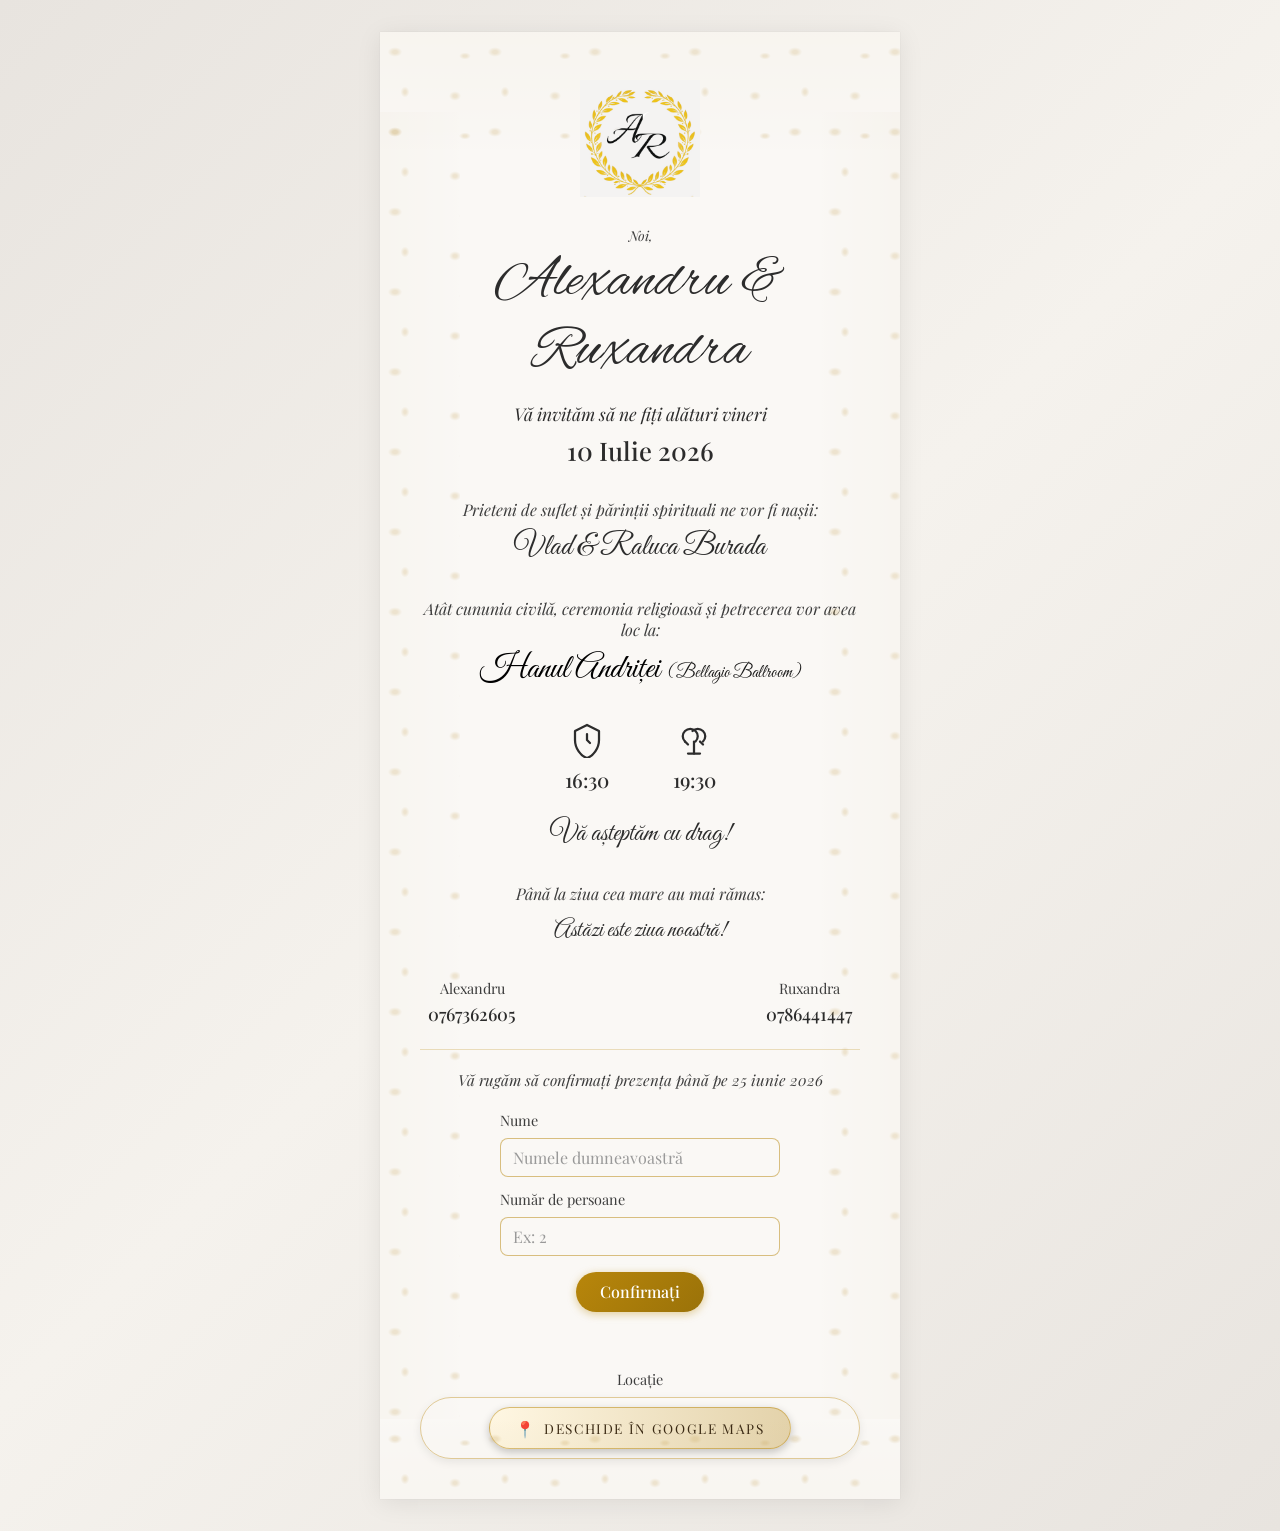
<file: index.html>
<!DOCTYPE html>
<html lang="ro">
<head>
    <meta charset="UTF-8">
    <meta name="viewport" content="width=device-width, initial-scale=1.0">
    <title>Alexandru & Ruxandra - Invitație la Nuntă</title>
    <link rel="preconnect" href="https://fonts.googleapis.com">
    <link rel="preconnect" href="https://fonts.gstatic.com" crossorigin>
    <link href="https://fonts.googleapis.com/css2?family=Great+Vibes&family=Cormorant+Garamond:ital,wght@0,400;0,500;0,600;1,400&family=Playfair+Display:wght@400;500&display=swap" rel="stylesheet">
    <link rel="stylesheet" href="invitatie-nunta.css">
    <link rel="preconnect" href="https://fonts.googleapis.com">
<link rel="preconnect" href="https://fonts.gstatic.com" crossorigin>
<link href="https://fonts.googleapis.com/css2?family=Allura&family=Alex+Brush&family=Pinyon+Script&family=Parisienne&family=Tangerine:wght@400;700&display=swap" rel="stylesheet">
</head>
<body>
    <!-- Loading overlay for RSVP -->
    <div id="loadingOverlay" class="loading-overlay" aria-hidden="true">
        <div class="loading-spinner"></div>
    </div>

    <div class="invitation">
        <!-- Decorative vine pattern -->
        <div class="vine-pattern vine-top"></div>
        <div class="vine-pattern vine-left"></div>
        <div class="vine-pattern vine-right"></div>
        <div class="vine-pattern vine-bottom"></div>

        <!-- Monogram -->
        <div class="monogram">
            <img
                src="./s.png"
                alt="Monograma Alexandru &amp; Ruxandra"
                class="monogram-logo"
            />
        </div>

        <!-- Opening -->
        <p class="opening">Noi,</p>

        <!-- Main couple names -->
        <h1 class="couple-names">Alexandru & Ruxandra</h1>

        <!-- Invitation phrase -->
        <p class="invitation-phrase">Vă invităm să ne fiți alături vineri</p>
        <p class="date">10 Iulie 2026</p>

        <!-- Godparents -->
        <p class="godparents-intro">Prieteni de suflet și părinții spirituali ne vor fi nașii:</p>
        <p class="godparents-names">Vlad & Raluca Burada</p>

        <!-- Venue -->
        <p class="venue-intro">Atât cununia civilă, ceremonia religioasă și petrecerea vor avea loc la:</p>
        <p class="venue-name">
            <a href="https://www.google.com/maps/search/?api=1&query=44.316214699999996,23.8658115" target="_blank" rel="noopener">
                Hanul Andriței <span class="venue-room">(Bellagio Ballroom)</span>
            </a>
        </p>

        <!-- Event times -->
        <div class="event-times">
            <div class="event-item">
                <svg class="event-icon" viewBox="0 0 24 24" fill="none" stroke="currentColor" stroke-width="1.5" stroke-linecap="round" stroke-linejoin="round">
                    <path d="M12 2L4 6v6c0 5.55 3.84 10.74 8 12 4.16-1.26 8-6.45 8-12V6l-8-4z"/>
                    <path d="M12 8v4l2 2"/>
                </svg>
                <span class="event-time">16:30</span>
            </div>
            <div class="event-item">
                <svg class="event-icon" viewBox="0 0 24 24" fill="none" stroke="currentColor" stroke-width="1.5" stroke-linecap="round" stroke-linejoin="round">
                    <path d="M8 21h8"/>
                    <path d="M12 21v-8"/>
                    <path d="M6 13c-2-2-2-5 0-7 2-2 5-2 7 0 2 2 2 5 0 7"/>
                    <path d="M18 13c2-2 2-5 0-7-2-2-5-2-7 0"/>
                    <path d="M6 13l2 2"/>
                    <path d="M16 13l2 2"/>
                </svg>
                <span class="event-time">19:30</span>
            </div>
        </div>

        <p class="closing">Vă așteptăm cu drag!</p>

        <!-- Countdown -->
        <section class="countdown-section">
            <p class="countdown-title">Până la ziua cea mare au mai rămas:</p>
            <div class="countdown-timer" id="countdown">
                <div class="countdown-part">
                    <span class="countdown-number" id="days">0</span>
                    <span class="countdown-label">zile</span>
                </div>
                <div class="countdown-part">
                    <span class="countdown-number" id="hours">0</span>
                    <span class="countdown-label">ore</span>
                </div>
                <div class="countdown-part">
                    <span class="countdown-number" id="minutes">0</span>
                    <span class="countdown-label">minute</span>
                </div>
                <div class="countdown-part">
                    <span class="countdown-number" id="seconds">0</span>
                    <span class="countdown-label">secunde</span>
                </div>
            </div>
        </section>

        <!-- Contact -->
        <div class="contact">
            <div class="contact-left">
                <span class="contact-name">Alexandru</span>
                <a href="tel:0767362605" class="contact-phone">0767362605</a>
            </div>
            <div class="contact-right">
                <span class="contact-name">Ruxandra</span>
                <a href="tel:0786441447" class="contact-phone">0786441447</a>
            </div>
        </div>

        <!-- Confirmation (RSVP) -->
        <section class="confirmation-section">
            <p class="confirmation-intro">Vă rugăm să confirmați prezența până pe 25 iunie 2026</p>
            <div class="confirmation-form">
                <label class="confirmation-label" for="rsvp-name">Nume</label>
                <input id="rsvp-name" class="confirmation-input" type="text" placeholder="Numele dumneavoastră" />
                <label class="confirmation-label" for="rsvp-number">Număr de persoane</label>
                <input id="rsvp-number" class="confirmation-input" type="number" min="1" max="20" placeholder="Ex: 2" />
                <button type="button" class="confirmation-button" onclick="submitRSVP()">Confirmați</button>
            </div>
            <p id="rsvp-status" class="confirmation-status"></p>
        </section>

        <!-- Google Map -->
        <section class="map-section">
            <p class="map-title">Locație</p>
            <div class="map-wrapper">
                <a class="map-link-button" href="https://www.google.com/maps/search/?api=1&query=44.316214699999996,23.8658115" target="_blank" rel="noopener">
                    <span class="map-icon">📍</span>
                    <span class="map-text">Deschide în Google Maps</span>
                </a>
            </div>
        </section>
    </div>

    <script>
        (function () {
            // 10 July 2026, 16:30 local time
            var eventDate = new Date(2026, 6, 10, 16, 30, 0).getTime();

            function updateCountdown() {
                var now = new Date().getTime();
                var distance = eventDate - now;

                if (distance <= 0) {
                    document.getElementById('countdown').innerHTML = '<span class="countdown-finished">Astăzi este ziua noastră!</span>';
                    return;
                }

                var days = Math.floor(distance / (1000 * 60 * 60 * 24));
                var hours = Math.floor((distance % (1000 * 60 * 60 * 24)) / (1000 * 60 * 60));
                var minutes = Math.floor((distance % (1000 * 60 * 60)) / (1000 * 60));
                var seconds = Math.floor((distance % (1000 * 60)) / 1000);

                document.getElementById('days').textContent = days;
                document.getElementById('hours').textContent = hours;
                document.getElementById('minutes').textContent = minutes;
                document.getElementById('seconds').textContent = seconds;
            }

            updateCountdown();
            setInterval(updateCountdown, 1000);
        })();

        // ----- RSVP: Google Apps Script URLs (replace with your own when ready) -----
        var APPS_SCRIPT_URL_GET = "https://script.google.com/macros/s/AKfycbxBndQk8exCBMT4n-CzjFxAOu-g3ZmTCb4D6Yw1e1roGt2sXr19pbkMNdyYmna6EKCp/exec";
        var APPS_SCRIPT_URL_SUBMIT = "https://script.google.com/macros/s/AKfycbyX5Ddkw3mBBXmRHm1zFd0LXJ0FIyJKxPe1wq4ix2cN2b4zo-CbMyeppdClg7KCnTQn/exec";

        var rsvpStatusEl = document.getElementById('rsvp-status');
        var rsvpNameInput = document.getElementById('rsvp-name');
        var rsvpNumberInput = document.getElementById('rsvp-number');
        var loadingOverlay = document.getElementById('loadingOverlay');
        var userIp = "";

        function showLoading() {
            if (loadingOverlay) loadingOverlay.style.display = 'flex';
        }
        function hideLoading() {
            if (loadingOverlay) loadingOverlay.style.display = 'none';
        }

        showLoading();
        fetch("https://api.ipify.org?format=json")
            .then(function(res) { return res.json(); })
            .then(function(data) {
                userIp = data.ip || "";
                if (userIp) checkExistingRSVP(userIp);
                else hideLoading();
            })
            .catch(function() { hideLoading(); });

        function checkExistingRSVP(ip) {
            var stored = localStorage.getItem('rsvp_ip');
            if (stored) ip = stored;
            var url = APPS_SCRIPT_URL_GET + "?ip=" + encodeURIComponent(ip);
            fetch(url)
                .then(function(res) { return res.json(); })
                .then(function(data) {
                    if (data.success && data.rows && data.rows.length > 0) {
                        var row = data.rows[0];
                        if (rsvpNameInput) rsvpNameInput.value = row.name || "";
                        if (rsvpNumberInput) rsvpNumberInput.value = row.number || "";
                    }
                })
                .catch(function() {})
                .finally(hideLoading);
        }

        function submitRSVP() {
            var nameVal = (rsvpNameInput && rsvpNameInput.value) ? rsvpNameInput.value.trim() : "";
            var numberVal = (rsvpNumberInput && rsvpNumberInput.value) ? String(rsvpNumberInput.value).trim() : "";

            if (!nameVal) {
                if (rsvpStatusEl) rsvpStatusEl.textContent = "Vă rugăm să completați numele pentru confirmare.";
                return;
            }
            if (!numberVal) {
                if (rsvpStatusEl) rsvpStatusEl.textContent = "Vă rugăm să completați numărul de persoane.";
                return;
            }
            if (!userIp) {
                if (rsvpStatusEl) rsvpStatusEl.textContent = "Nu am putut detecta adresa. Reîncercați.";
                return;
            }

            var url = APPS_SCRIPT_URL_SUBMIT + "?ip=" + encodeURIComponent(userIp) + "&name=" + encodeURIComponent(nameVal) + "&number=" + encodeURIComponent(numberVal);
            if (rsvpStatusEl) rsvpStatusEl.textContent = "";
            showLoading();
            fetch(url)
                .then(function(res) { return res.json(); })
                .then(function(data) {
                    if (data.success) {
                        localStorage.setItem('rsvp_ip', userIp);
                        var plural = numberVal === "1" ? "ă" : "e";
                        if (rsvpStatusEl) rsvpStatusEl.textContent = "Mulțumim, " + nameVal + "! Confirmare înregistrată cu " + numberVal + " persoan" + plural + ".";
                    } else {
                        if (rsvpStatusEl) rsvpStatusEl.textContent = "Eroare: " + (data.error || "nu s-a putut salva.");
                    }
                })
                .catch(function(err) {
                    if (rsvpStatusEl) rsvpStatusEl.textContent = "A apărut o eroare la trimitere: " + (err.message || "reîncercați.");
                })
                .finally(hideLoading);
        }
    </script>
</body>
</html>
</file>
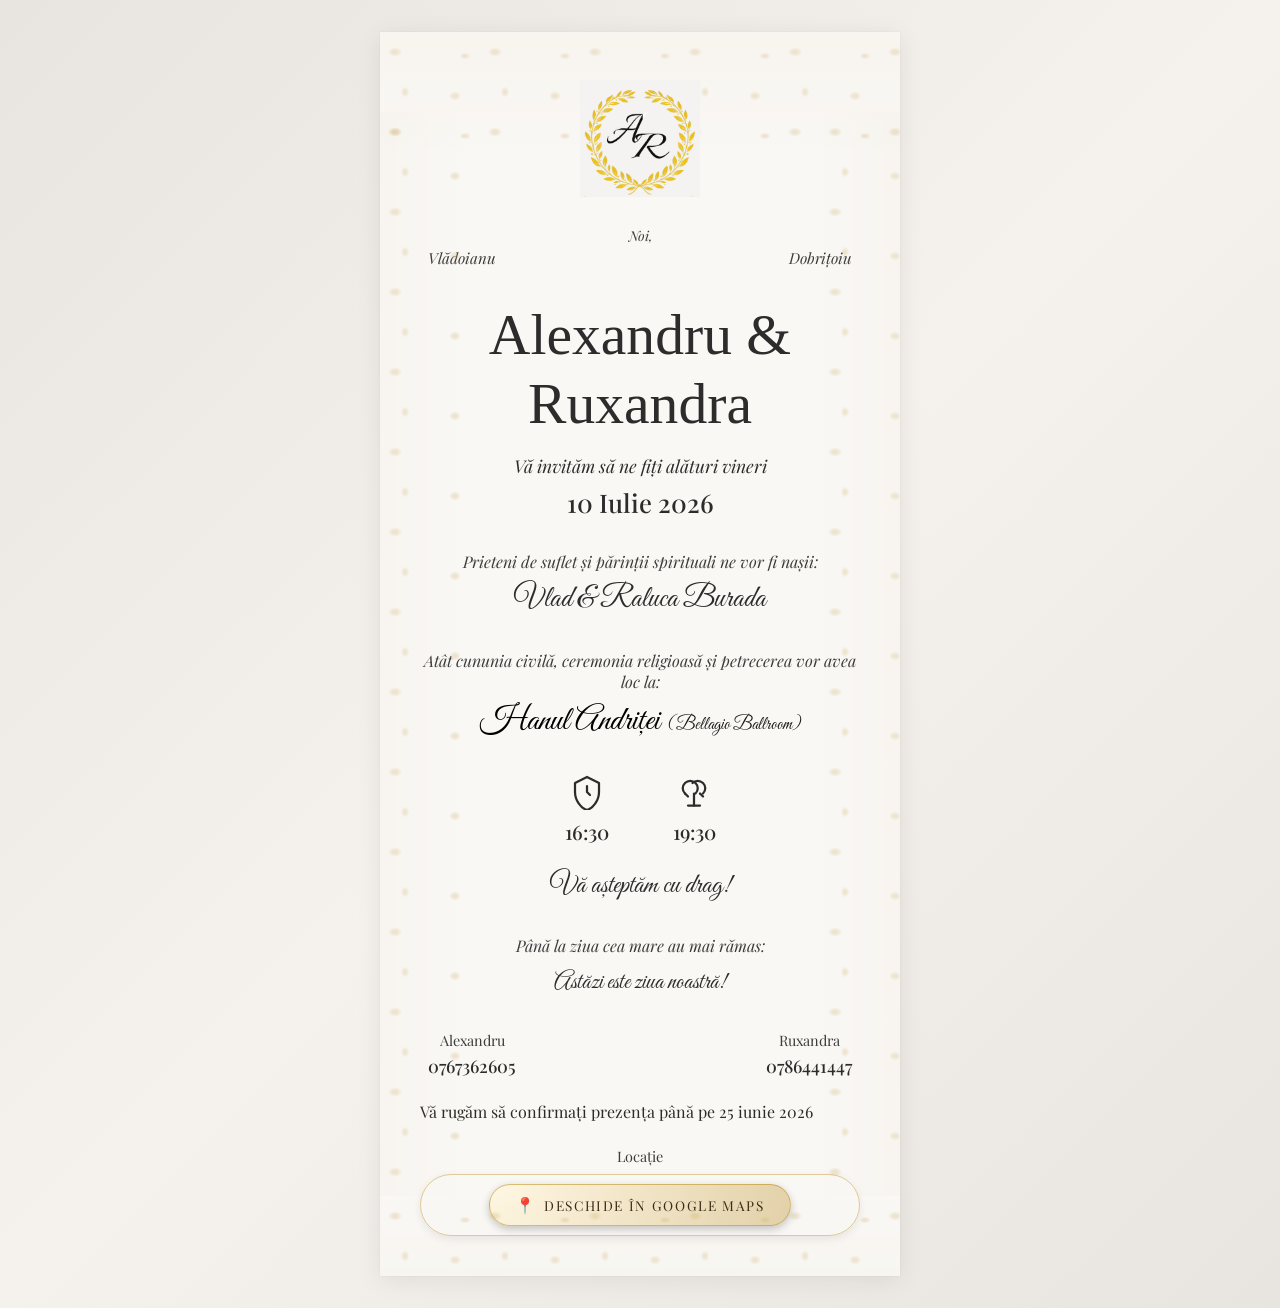
<file: invitatie-nunta.html>
<!DOCTYPE html>
<html lang="ro">
<head>
    <meta charset="UTF-8">
    <meta name="viewport" content="width=device-width, initial-scale=1.0">
    <title>Alexandru & Ruxandra - Invitație la Nuntă</title>
    <link rel="preconnect" href="https://fonts.googleapis.com">
    <link rel="preconnect" href="https://fonts.gstatic.com" crossorigin>
    <link href="https://fonts.googleapis.com/css2?family=Great+Vibes&family=Cormorant+Garamond:ital,wght@0,400;0,500;0,600;1,400&family=Playfair+Display:wght@400;500&display=swap" rel="stylesheet">
    <link rel="stylesheet" href="invitatie-nunta.css">
</head>
<body>
    <div class="invitation">
        <!-- Decorative vine pattern -->
        <div class="vine-pattern vine-top"></div>
        <div class="vine-pattern vine-left"></div>
        <div class="vine-pattern vine-right"></div>
        <div class="vine-pattern vine-bottom"></div>

        <!-- Monogram -->
        <div class="monogram">
            <img
                src="./s.png"
                alt="Monograma Alexandru &amp; Ruxandra"
                class="monogram-logo"
            />
        </div>

        <!-- Opening -->
        <p class="opening">Noi,</p>
        <div class="family-names">
            <span class="family-left">Vlădoianu</span>
            <span class="family-right">Dobrițoiu</span>
        </div>

        <!-- Main couple names -->
        <h1 class="couple-names">Alexandru & Ruxandra</h1>

        <!-- Invitation phrase -->
        <p class="invitation-phrase">Vă invităm să ne fiți alături vineri</p>
        <p class="date">10 Iulie 2026</p>

        <!-- Godparents -->
        <p class="godparents-intro">Prieteni de suflet și părinții spirituali ne vor fi nașii:</p>
        <p class="godparents-names">Vlad & Raluca Burada</p>

        <!-- Venue -->
        <p class="venue-intro">Atât cununia civilă, ceremonia religioasă și petrecerea vor avea loc la:</p>
        <p class="venue-name">
            <a href="https://www.google.com/maps/search/?api=1&query=44.316214699999996,23.8658115" target="_blank" rel="noopener">
                Hanul Andriței <span class="venue-room">(Bellagio Ballroom)</span>
            </a>
        </p>

        <!-- Event times -->
        <div class="event-times">
            <div class="event-item">
                <svg class="event-icon" viewBox="0 0 24 24" fill="none" stroke="currentColor" stroke-width="1.5" stroke-linecap="round" stroke-linejoin="round">
                    <path d="M12 2L4 6v6c0 5.55 3.84 10.74 8 12 4.16-1.26 8-6.45 8-12V6l-8-4z"/>
                    <path d="M12 8v4l2 2"/>
                </svg>
                <span class="event-time">16:30</span>
            </div>
            <div class="event-item">
                <svg class="event-icon" viewBox="0 0 24 24" fill="none" stroke="currentColor" stroke-width="1.5" stroke-linecap="round" stroke-linejoin="round">
                    <path d="M8 21h8"/>
                    <path d="M12 21v-8"/>
                    <path d="M6 13c-2-2-2-5 0-7 2-2 5-2 7 0 2 2 2 5 0 7"/>
                    <path d="M18 13c2-2 2-5 0-7-2-2-5-2-7 0"/>
                    <path d="M6 13l2 2"/>
                    <path d="M16 13l2 2"/>
                </svg>
                <span class="event-time">19:30</span>
            </div>
        </div>

        <p class="closing">Vă așteptăm cu drag!</p>

        <!-- Countdown -->
        <section class="countdown-section">
            <p class="countdown-title">Până la ziua cea mare au mai rămas:</p>
            <div class="countdown-timer" id="countdown">
                <div class="countdown-part">
                    <span class="countdown-number" id="days">0</span>
                    <span class="countdown-label">zile</span>
                </div>
                <div class="countdown-part">
                    <span class="countdown-number" id="hours">0</span>
                    <span class="countdown-label">ore</span>
                </div>
                <div class="countdown-part">
                    <span class="countdown-number" id="minutes">0</span>
                    <span class="countdown-label">minute</span>
                </div>
                <div class="countdown-part">
                    <span class="countdown-number" id="seconds">0</span>
                    <span class="countdown-label">secunde</span>
                </div>
            </div>
        </section>

        <!-- Contact -->
        <div class="contact">
            <div class="contact-left">
                <span class="contact-name">Alexandru</span>
                <a href="tel:0767362605" class="contact-phone">0767362605</a>
            </div>
            <div class="contact-right">
                <span class="contact-name">Ruxandra</span>
                <a href="tel:0786441447" class="contact-phone">0786441447</a>
            </div>
        </div>

        <p class="rsvp">Vă rugăm să confirmați prezența până pe 25 iunie 2026</p>

        <!-- Google Map -->
        <section class="map-section">
            <p class="map-title">Locație</p>
            <div class="map-wrapper">
                <a class="map-link-button" href="https://www.google.com/maps/search/?api=1&query=44.316214699999996,23.8658115" target="_blank" rel="noopener">
                    <span class="map-icon">📍</span>
                    <span class="map-text">Deschide în Google Maps</span>
                </a>
            </div>
        </section>
    </div>

    <script>
        (function () {
            // 10 July 2026, 16:30 local time
            var eventDate = new Date(2026, 6, 10, 16, 30, 0).getTime();

            function updateCountdown() {
                var now = new Date().getTime();
                var distance = eventDate - now;

                if (distance <= 0) {
                    document.getElementById('countdown').innerHTML = '<span class="countdown-finished">Astăzi este ziua noastră!</span>';
                    return;
                }

                var days = Math.floor(distance / (1000 * 60 * 60 * 24));
                var hours = Math.floor((distance % (1000 * 60 * 60 * 24)) / (1000 * 60 * 60));
                var minutes = Math.floor((distance % (1000 * 60 * 60)) / (1000 * 60));
                var seconds = Math.floor((distance % (1000 * 60)) / 1000);

                document.getElementById('days').textContent = days;
                document.getElementById('hours').textContent = hours;
                document.getElementById('minutes').textContent = minutes;
                document.getElementById('seconds').textContent = seconds;
            }

            updateCountdown();
            setInterval(updateCountdown, 1000);
        })();
    </script>
</body>
</html>
</file>
<file: invitatie-nunta.css>
* {
    margin: 0;
    padding: 0;
    box-sizing: border-box;
}

body {
    min-height: 100vh;
    display: flex;
    justify-content: center;
    align-items: center;
    background: linear-gradient(135deg, #e8e4df 0%, #f5f2ed 50%, #e8e4df 100%);
    font-family: 'Playfair Display', 'Cormorant Garamond', 'Georgia', serif;
    color: #2c2c2c;
    padding: 2rem;
}

.invitation {
    position: relative;
    max-width: 520px;
    width: 100%;
    background: #faf8f5;
    padding: 3rem 2.5rem 2.5rem;
    box-shadow: 0 4px 24px rgba(0, 0, 0, 0.08), 0 0 1px rgba(0, 0, 0, 0.1);
    overflow: hidden;
}

/* Vine decorative pattern */
.vine-pattern {
    position: absolute;
    opacity: 0.25;
    pointer-events: none;
}

.vine-pattern::before {
    content: '';
    display: block;
    width: 100%;
    height: 100%;
    background-image: 
        radial-gradient(ellipse 12px 8px at 15% 25%, #c9a962 20%, transparent 60%),
        radial-gradient(ellipse 10px 6px at 85% 30%, #c9a962 18%, transparent 58%),
        radial-gradient(ellipse 8px 10px at 25% 75%, #c9a962 15%, transparent 55%),
        radial-gradient(ellipse 10px 8px at 75% 80%, #c9a962 18%, transparent 60%);
    background-size: 100px 80px;
    background-repeat: repeat;
}

.vine-top {
    top: 0;
    left: 0;
    right: 0;
    height: 120px;
    background: linear-gradient(to bottom, rgba(201, 169, 98, 0.15) 0%, transparent 100%);
}

.vine-left {
    top: 80px;
    left: 0;
    width: 80px;
    bottom: 80px;
    background: linear-gradient(to right, rgba(201, 169, 98, 0.12) 0%, transparent 100%);
}

.vine-right {
    top: 80px;
    right: 0;
    width: 80px;
    bottom: 80px;
    background: linear-gradient(to left, rgba(201, 169, 98, 0.12) 0%, transparent 100%);
}

.vine-bottom {
    bottom: 0;
    left: 0;
    right: 0;
    height: 80px;
    background: linear-gradient(to top, rgba(201, 169, 98, 0.1) 0%, transparent 100%);
}

/* Monogram */
.monogram {
    position: relative;
    display: flex;
    justify-content: center;
    align-items: center;
    margin-bottom: 1.8rem;
}

.monogram-logo {
    width: 120px;
    height: auto;
    display: block;
}

/* Opening */
.opening {
    text-align: center;
    font-size: 0.85rem;
    font-style: italic;
    margin-bottom: 0.25rem;
    color: #3d3d3d;
}

.family-names {
    display: flex;
    justify-content: space-between;
    margin-bottom: 2rem;
    padding: 0 0.5rem;
}

.family-left {
    font-size: 0.95rem;
    font-style: italic;
    color: #3d3d3d;
}

.family-right {
    font-size: 0.95rem;
    font-style: italic;
    color: #3d3d3d;
}

/* Couple names */
.couple-names {
    font-family: 'Alex Brush', cursive;
    font-size: 3.6rem;
    font-weight: 400;
    text-align: center;
    margin-bottom: 1rem;
    color: #2c2c2c;
    line-height: 1.2;
}

/* Invitation phrase */
.invitation-phrase {
    font-family: 'Playfair Display', 'Cormorant Garamond', serif;
    font-style: italic;
    font-size: 1.1rem;
    text-align: center;
    margin-bottom: 0.5rem;
    color: #2c2c2c;
}

.date {
    text-align: center;
    font-size: 1.6rem;
    font-weight: 500;
    margin-bottom: 2rem;
    color: #2c2c2c;
}

/* Godparents */
.godparents-intro {
    font-family: 'Playfair Display', 'Cormorant Garamond', serif;
    font-style: italic;
    font-size: 1rem;
    text-align: center;
    margin-bottom: 0.5rem;
    color: #3d3d3d;
}

.godparents-names {
    font-family: 'Great Vibes', cursive;
    font-size: 1.9rem;
    text-align: center;
    margin-bottom: 2rem;
    color: #2c2c2c;
}

/* Venue */
.venue-intro {
    font-family: 'Playfair Display', 'Cormorant Garamond', serif;
    font-style: italic;
    font-size: 1rem;
    text-align: center;
    margin-bottom: 0.5rem;
    color: #3d3d3d;
}

.venue-name {
    font-family: 'Great Vibes', cursive;
    font-size: 2.1rem;
    text-align: center;
    margin-bottom: 2rem;
    color: #2c2c2c;
}

.venue-name a {
    color: #000000;
    text-decoration: none;
}

.venue-room {
    font-size: 1.1rem;
    opacity: 0.9;
}

/* Event times */
.event-times {
    display: flex;
    justify-content: center;
    gap: 4rem;
    margin-bottom: 1.5rem;
}

.event-item {
    display: flex;
    flex-direction: column;
    align-items: center;
    gap: 0.5rem;
}

.event-icon {
    width: 36px;
    height: 36px;
    color: #2c2c2c;
}

.event-time {
    font-size: 1.25rem;
    font-weight: 500;
    color: #2c2c2c;
}

/* Closing */
.closing {
    font-family: 'Great Vibes', cursive;
    font-size: 1.7rem;
    text-align: center;
    margin-bottom: 2rem;
    color: #2c2c2c;
}

/* Countdown */
.countdown-section {
    margin-bottom: 2rem;
    text-align: center;
}

.countdown-title {
    font-family: 'Playfair Display', 'Cormorant Garamond', serif;
    font-style: italic;
    font-size: 1rem;
    margin-bottom: 0.75rem;
    color: #3d3d3d;
}

.countdown-timer {
    display: flex;
    justify-content: center;
    gap: 1.25rem;
}

.countdown-part {
    min-width: 60px;
    padding: 0.5rem 0.75rem;
    border-radius: 999px;
    border: 1px solid rgba(184, 134, 11, 0.35);
    background: rgba(250, 248, 245, 0.9);
    box-shadow: 0 2px 6px rgba(0, 0, 0, 0.04);
}

.countdown-number {
    display: block;
    font-family: 'Playfair Display', Georgia, serif;
    font-size: 1.1rem;
    font-weight: 600;
}

.countdown-label {
    display: block;
    font-size: 0.7rem;
    text-transform: uppercase;
    letter-spacing: 0.08em;
    color: #666;
}

.countdown-finished {
    font-family: 'Great Vibes', cursive;
    font-size: 1.5rem;
    color: #2c2c2c;
}

/* Contact */
.contact {
    display: flex;
    justify-content: space-between;
    padding: 0 0.5rem;
    margin-bottom: 1.5rem;
}

.contact-left,
.contact-right {
    display: flex;
    flex-direction: column;
    align-items: center;
    gap: 0.25rem;
}

.contact-name {
    font-size: 0.9rem;
    color: #3d3d3d;
}

.contact-phone {
    font-family: 'Playfair Display', Georgia, serif;
    font-size: 1.1rem;
    font-weight: 500;
    color: #2c2c2c;
    text-decoration: none;
    transition: color 0.2s;
}

.contact-phone:hover {
    color: #b8860b;
}

/* Loading overlay */
.loading-overlay {
    display: none;
    position: fixed;
    top: 0;
    left: 0;
    width: 100%;
    height: 100%;
    background: rgba(250, 248, 245, 0.85);
    align-items: center;
    justify-content: center;
    z-index: 9999;
}

.loading-spinner {
    width: 48px;
    height: 48px;
    border: 4px solid rgba(201, 169, 98, 0.3);
    border-top-color: #b8860b;
    border-radius: 50%;
    animation: spin 0.8s linear infinite;
}

@keyframes spin {
    to { transform: rotate(360deg); }
}

/* Confirmation (RSVP) section */
.confirmation-section {
    margin-top: 1.5rem;
    padding-top: 1.25rem;
    border-top: 1px solid rgba(184, 134, 11, 0.25);
    text-align: center;
}

.confirmation-intro {
    font-family: 'Playfair Display', 'Cormorant Garamond', serif;
    font-style: italic;
    font-size: 0.95rem;
    color: #3d3d3d;
    margin-bottom: 1rem;
}

.confirmation-form {
    display: flex;
    flex-direction: column;
    align-items: center;
    gap: 0.5rem;
    max-width: 280px;
    margin: 0 auto 0.75rem;
}

.confirmation-label {
    font-size: 0.9rem;
    color: #3d3d3d;
    align-self: flex-start;
    margin-top: 0.25rem;
}

.confirmation-input {
    width: 100%;
    font-family: 'Playfair Display', 'Cormorant Garamond', Georgia, serif;
    font-size: 1rem;
    color: #2c2c2c;
    background: #faf8f5;
    border: 1px solid rgba(184, 134, 11, 0.5);
    border-radius: 8px;
    padding: 0.5rem 0.75rem;
    box-sizing: border-box;
}

.confirmation-input::placeholder {
    color: #999;
}

.confirmation-input:focus {
    outline: none;
    border-color: #b8860b;
    box-shadow: 0 0 0 2px rgba(184, 134, 11, 0.2);
}

.confirmation-button {
    margin-top: 0.5rem;
    padding: 0.6rem 1.5rem;
    font-family: 'Playfair Display', 'Cormorant Garamond', serif;
    font-size: 1rem;
    font-weight: 500;
    color: #fff;
    background: linear-gradient(135deg, #b8860b, #9a7209);
    border: none;
    border-radius: 999px;
    cursor: pointer;
    box-shadow: 0 2px 8px rgba(184, 134, 11, 0.4);
    transition: transform 0.15s ease, box-shadow 0.15s ease, background 0.15s ease;
}

.confirmation-button:hover {
    transform: translateY(-1px);
    box-shadow: 0 4px 12px rgba(184, 134, 11, 0.45);
    background: linear-gradient(135deg, #9a7209, #7d5e07);
}

.confirmation-status {
    font-family: 'Playfair Display', 'Cormorant Garamond', serif;
    font-size: 0.95rem;
    font-style: italic;
    color: #3d3d3d;
    min-height: 1.4em;
}

/* Map */
.map-section {
    margin-top: 1.5rem;
}

.map-title {
    font-size: 0.9rem;
    text-align: center;
    margin-bottom: 0.5rem;
    color: #3d3d3d;
}

.map-wrapper {
    border-radius: 999px;
    border: 1px solid rgba(184, 134, 11, 0.4);
    box-shadow: 0 3px 10px rgba(0, 0, 0, 0.08);
    padding: 0.55rem;
    display: flex;
    justify-content: center;
    align-items: center;
}

.map-link-button {
    display: inline-flex;
    align-items: center;
    gap: 0.5rem;
    padding: 0.6rem 1.6rem;
    border-radius: 999px;
    background: radial-gradient(circle at 0% 0%, #fff7e3, #e3d2aa);
    color: #3b2a14;
    font-size: 0.85rem;
    text-decoration: none;
    letter-spacing: 0.05em;
    text-transform: uppercase;
    border: 1px solid rgba(184, 134, 11, 0.5);
    box-shadow: 0 3px 8px rgba(0, 0, 0, 0.22);
    transition: transform 0.15s ease, box-shadow 0.15s ease, background 0.15s ease, border-color 0.15s ease;
}

.map-link-button:hover {
    transform: translateY(-1px) scale(1.01);
    box-shadow: 0 5px 14px rgba(0, 0, 0, 0.28);
    background: radial-gradient(circle at 0% 0%, #fff3d6, #d6c499);
    border-color: rgba(184, 134, 11, 0.8);
}

.map-icon {
    font-size: 1rem;
}

.map-text {
    letter-spacing: 0.12em;
}


/* Print styles */
@media print {
    body {
        background: white;
        padding: 0;
    }
    
    .invitation {
        box-shadow: none;
        max-width: 100%;
    }
}
</file>
